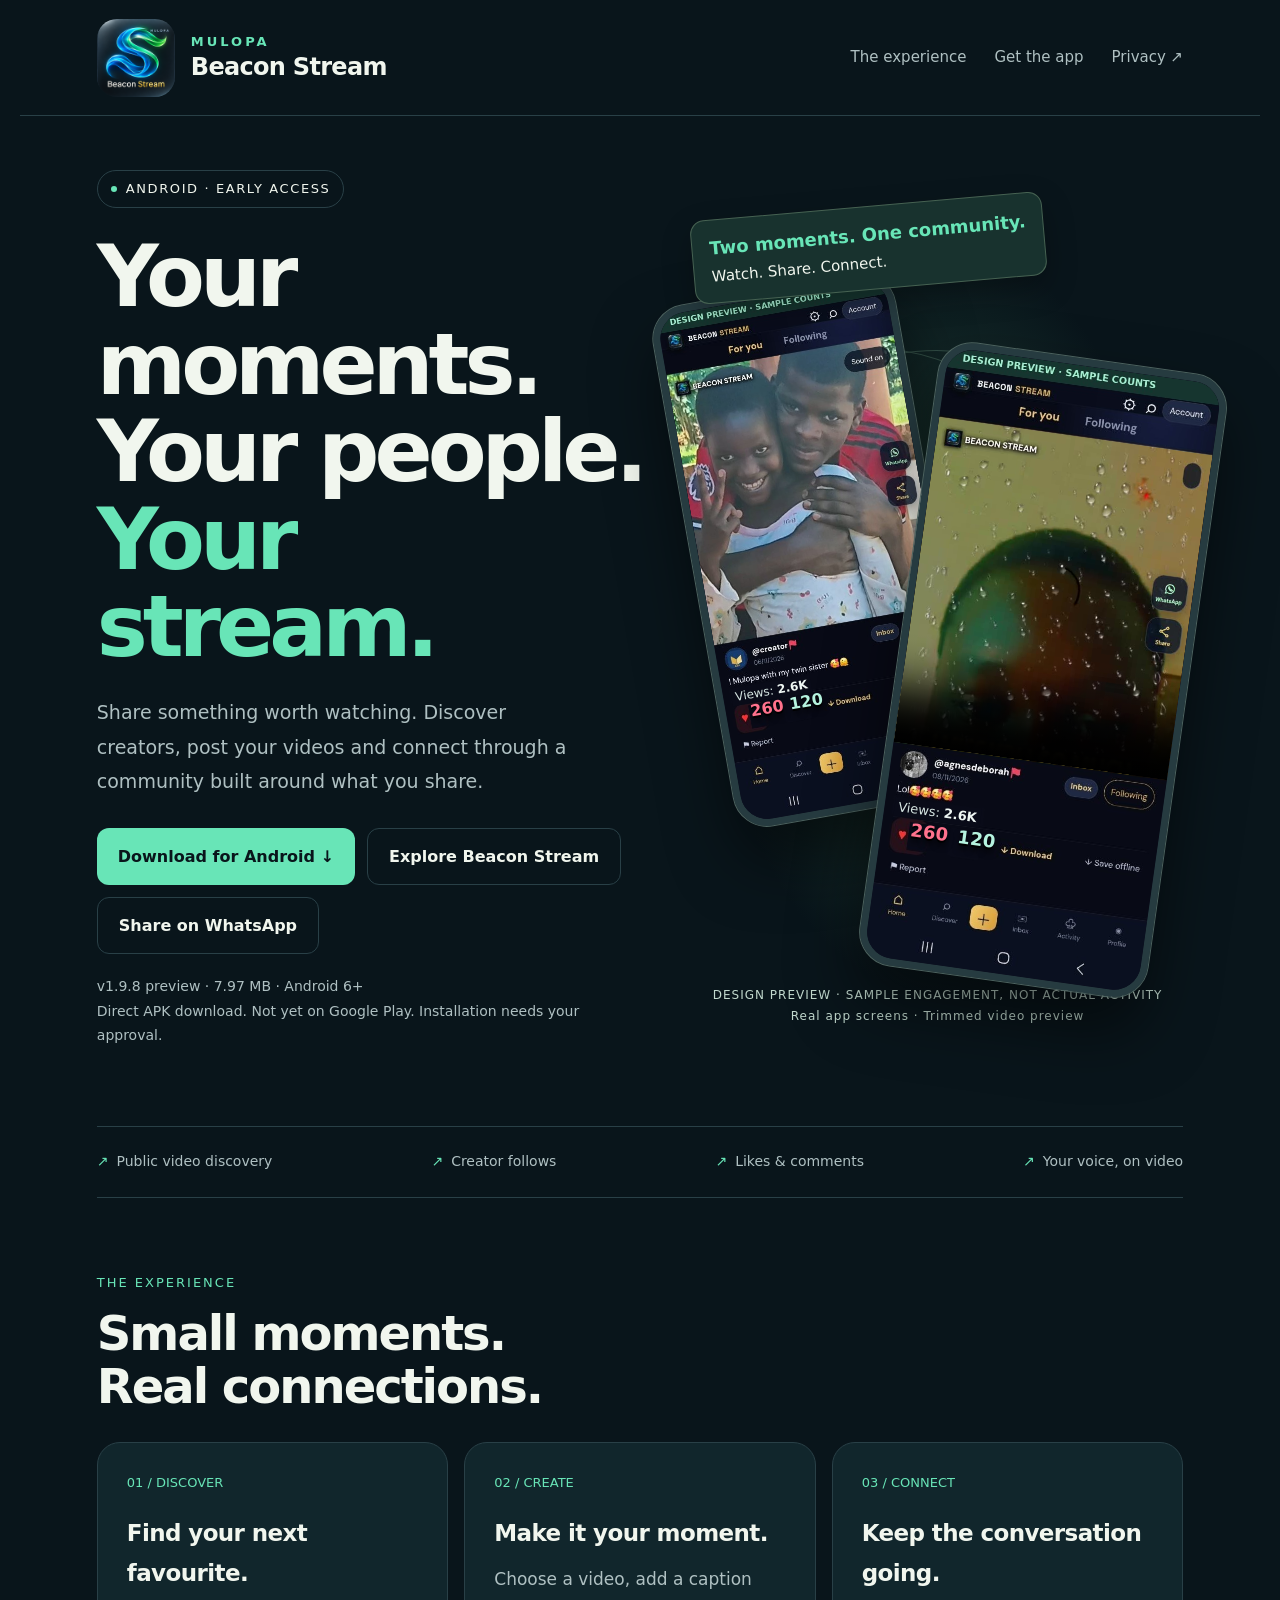
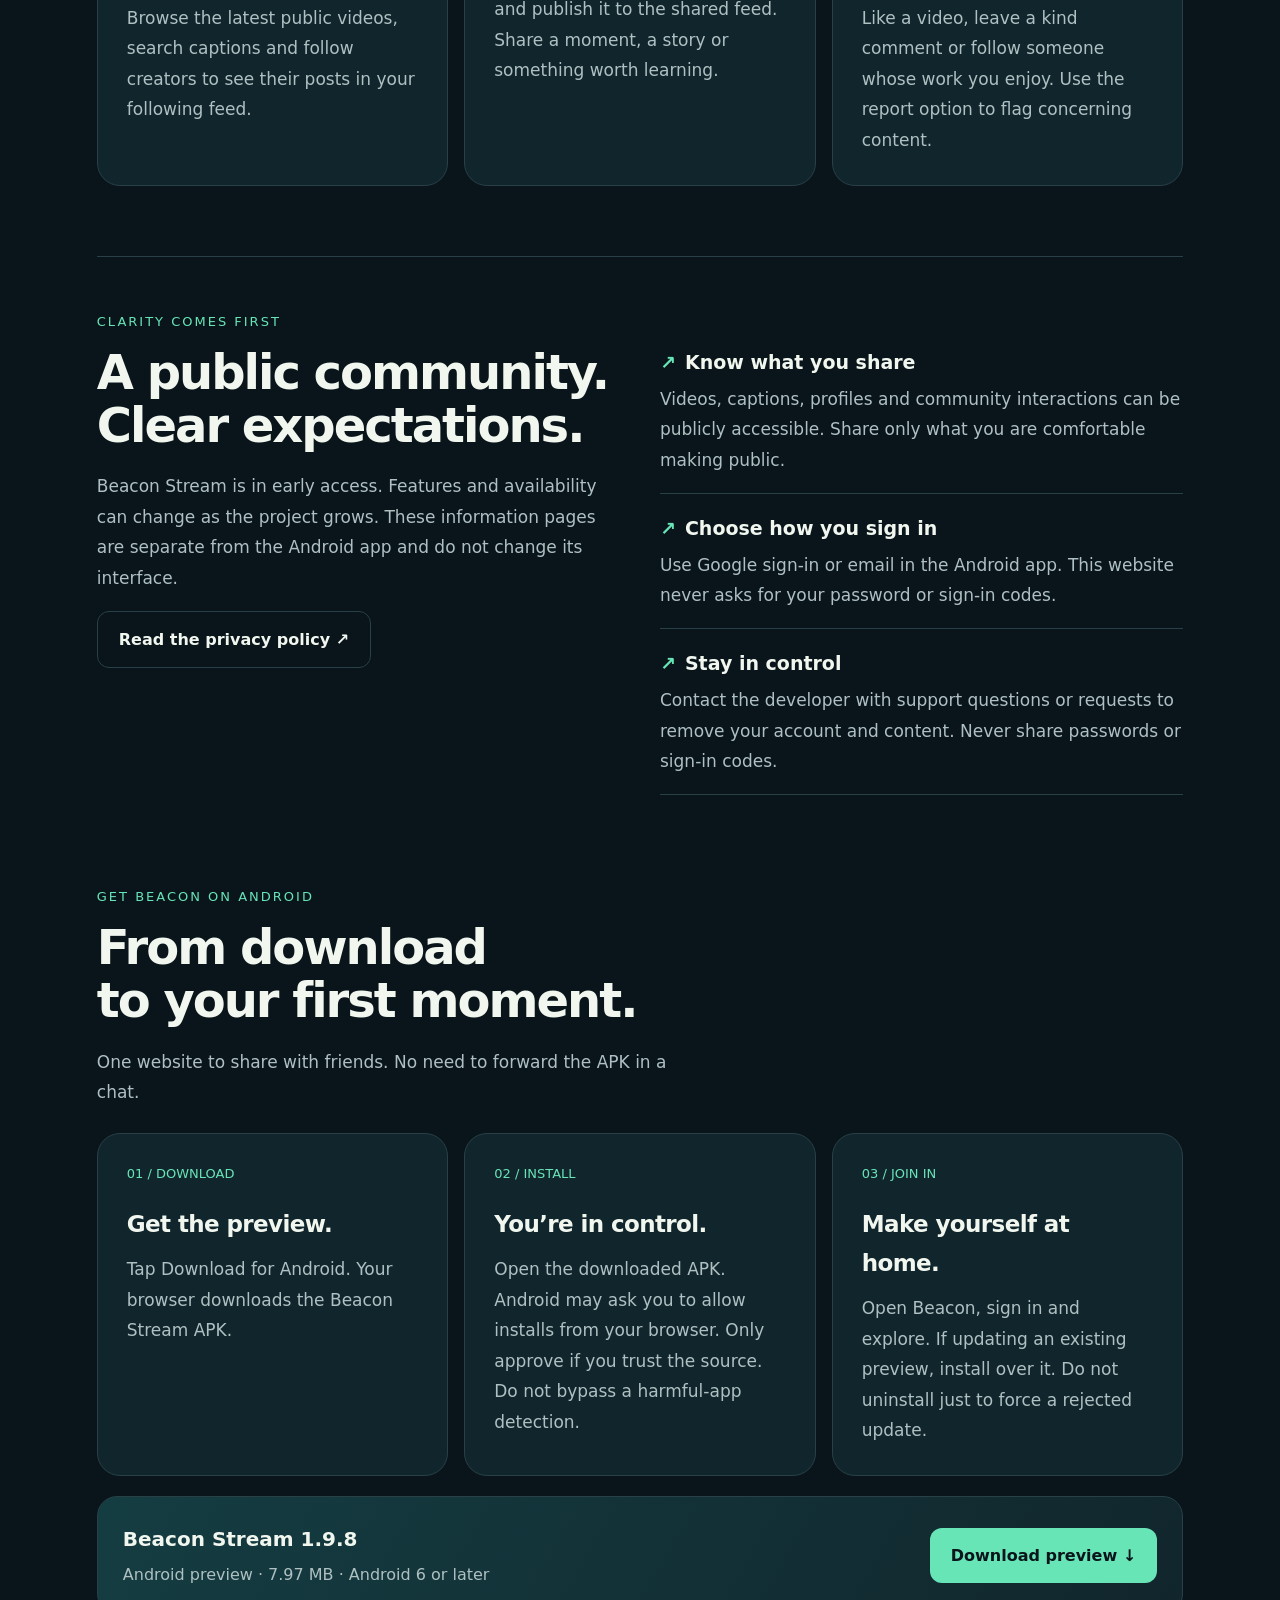
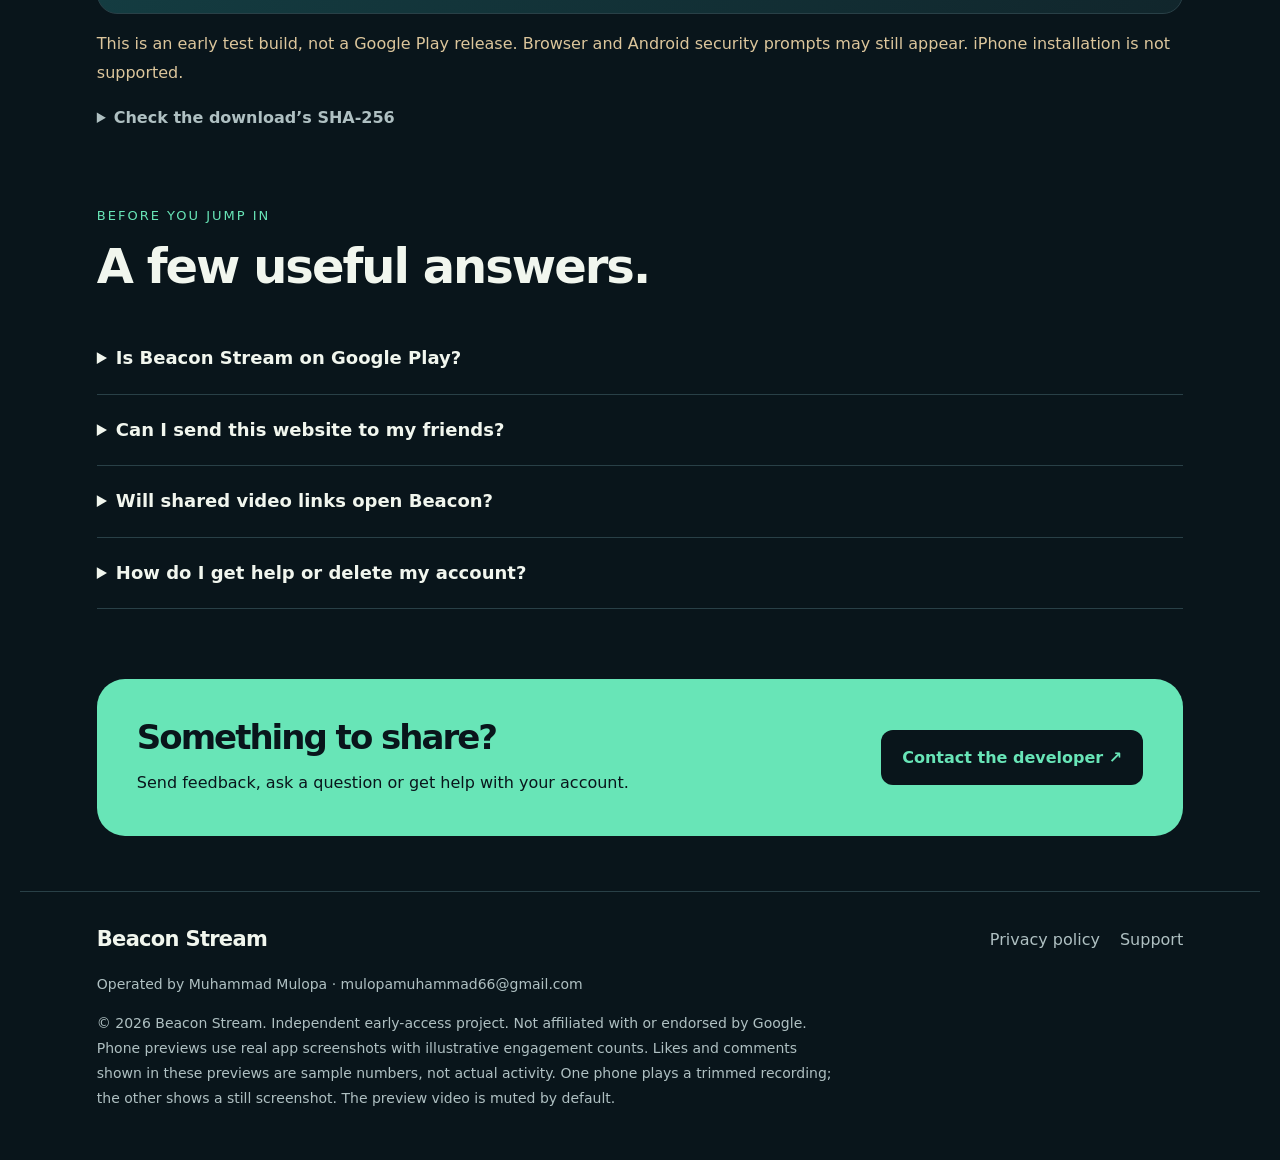
<file: index.html>
<!DOCTYPE html>

<html lang="en"><head><meta charset="utf-8"/><meta content="width=device-width,initial-scale=1" name="viewport"/><meta content="#09151b" name="theme-color"/><meta content="Beacon Stream is an early-access Android app for sharing videos, discovering creators and connecting through a public community feed." name="description"/><title>Beacon Stream | Share something worth watching.</title><link href="site.css?v=single-brand-2" rel="stylesheet"/><link href="https://mulopamuhammad66-sudo.github.io/" rel="canonical"/><meta content="Beacon Stream | Your moments. Your people. Your stream." property="og:title"/><meta content="Discover creators, share your moments and connect. Download the Beacon Stream Android preview." property="og:description"/><meta content="website" property="og:type"/><meta content="https://mulopamuhammad66-sudo.github.io/" property="og:url"/><meta content="https://mulopamuhammad66-sudo.github.io/beacon-share-mulopa-v2.jpg" property="og:image"/><meta content="1200" property="og:image:width"/><meta content="630" property="og:image:height"/><meta content="Beacon Stream two-phone design preview with sample engagement counts" property="og:image:alt"/><meta content="summary_large_image" name="twitter:card"/><meta content="https://mulopamuhammad66-sudo.github.io/beacon-share-mulopa-v2.jpg" name="twitter:image"/><link href="beacon-app-icon.png" rel="icon" type="image/png"/><meta content="https://mulopamuhammad66-sudo.github.io/beacon-share-mulopa-v2.jpg" property="og:image:secure_url"/><meta content="image/jpeg" property="og:image:type"/><meta content="Beacon Stream by Mulopa" property="og:site_name"/></head><body><header><div class="brand"><img alt="Beacon Stream app icon" class="brand-icon" height="192" src="beacon-app-icon.png" width="192"/><span class="header-brand-copy"><small>MULOPA</small><strong>Beacon Stream</strong></span></div><nav aria-label="Main navigation"><a class="about" href="#discover">The experience</a><a href="#install">Get the app</a><a href="privacy.html" rel="noopener" target="_blank">Privacy ↗</a></nav></header><main><p class="hidden" id="video-note">Someone shared a Beacon video with you. Download Beacon to join the community. Automatic video-link opening is not available in this preview yet.</p><section aria-labelledby="title" class="hero"><div><div class="pill"><span class="dot"></span>Android · Early access</div><h1 id="title">Your moments.<br/>Your people.<br/><em>Your stream.</em></h1><p class="lead">Share something worth watching. Discover creators, post your videos and connect through a community built around what you share.</p><div class="actions"><a class="button download-link" href="https://github.com/mulopamuhammad66-sudo/beacon-stream-downloads/releases/download/v1.9.8-preview/Beacon-Stream-v1.9.8-preview.apk">Download for Android ↓</a><a class="button outline" href="#discover">Explore Beacon Stream</a><a class="button outline" href="https://wa.me/?text=Discover%20Beacon%20Stream.%20Watch.%20Share.%20Connect.%0Ahttps%3A%2F%2Fmulopamuhammad66-sudo.github.io%2F" rel="noopener" target="_blank">Share on WhatsApp</a></div><p class="tiny">v1.9.8 preview · 7.97 MB · Android 6+<br/>Direct APK download. Not yet on Google Play. Installation needs your approval.</p></div><div class="visual real-visual duo-visual"><div class="orbit"></div><div class="orbit two"></div><div class="float one"><strong>Two moments. One community.</strong>Watch. Share. Connect.</div><div class="phone real-phone phone-back"><img alt="Beacon app design preview using a real feed screenshot, with illustrative 260 likes, 120 comments and 2.6K views" fetchpriority="high" height="1024" src="beacon-demo-two.jpg?v=separate-counts" width="460"/><span aria-label="Sample views: 2.6K" class="preview-views">Views: <b>2.6K</b></span><span aria-label="Sample likes: 260" class="preview-count preview-likes">260</span><span aria-label="Sample comments: 120" class="preview-count preview-comments">120</span></div><div class="phone real-phone phone-front"><img alt="Beacon app preview with illustrative engagement counts" height="1024" src="beacon-demo-one.jpg?v=separate-counts" width="460"/><video aria-label="Trimmed Beacon video preview" autoplay="" class="phone-playback" controls="" loop="" muted="" playsinline="" poster="beacon-video-poster.jpg" preload="metadata"><source src="beacon-preview.mp4" type="video/mp4"/></video><span aria-label="Sample views: 2.6K" class="preview-views">Views: <b>2.6K</b></span><span aria-label="Sample likes: 260" class="preview-count preview-likes">260</span><span aria-label="Sample comments: 120" class="preview-count preview-comments">120</span></div><div class="concept">DESIGN PREVIEW · SAMPLE ENGAGEMENT, NOT ACTUAL ACTIVITY<br/>Real app screens · Trimmed video preview</div></div></section><div class="strip"><span>Public video discovery</span><span>Creator follows</span><span>Likes &amp; comments</span><span>Your voice, on video</span></div><section class="section" id="discover"><div class="eyebrow">The experience</div><h2>Small moments.<br/>Real connections.</h2><div class="cards"><article class="card"><div class="num">01 / DISCOVER</div><h3>Find your next favourite.</h3><p>Browse the latest public videos, search captions and follow creators to see their posts in your following feed.</p></article><article class="card"><div class="num">02 / CREATE</div><h3>Make it your moment.</h3><p>Choose a video, add a caption and publish it to the shared feed. Share a moment, a story or something worth learning.</p></article><article class="card"><div class="num">03 / CONNECT</div><h3>Keep the conversation going.</h3><p>Like a video, leave a kind comment or follow someone whose work you enjoy. Use the report option to flag concerning content.</p></article></div></section><section class="trust"><div><div class="eyebrow">Clarity comes first</div><h2>A public community.<br/>Clear expectations.</h2><p>Beacon Stream is in early access. Features and availability can change as the project grows. These information pages are separate from the Android app and do not change its interface.</p><a class="button outline" href="privacy.html" rel="noopener" target="_blank">Read the privacy policy ↗</a></div><ul><li><b><span>↗</span>Know what you share</b>Videos, captions, profiles and community interactions can be publicly accessible. Share only what you are comfortable making public.</li><li><b><span>↗</span>Choose how you sign in</b>Use Google sign-in or email in the Android app. This website never asks for your password or sign-in codes.</li><li><b><span>↗</span>Stay in control</b>Contact the developer with support questions or requests to remove your account and content. Never share passwords or sign-in codes.</li></ul></section><section class="section" id="install"><div class="eyebrow">Get Beacon on Android</div><h2>From download<br/>to your first moment.</h2><p class="section-intro">One website to share with friends. No need to forward the APK in a chat.</p><div class="cards install-cards"><article class="card"><div class="num">01 / DOWNLOAD</div><h3>Get the preview.</h3><p>Tap Download for Android. Your browser downloads the Beacon Stream APK.</p></article><article class="card"><div class="num">02 / INSTALL</div><h3>You’re in control.</h3><p>Open the downloaded APK. Android may ask you to allow installs from your browser. Only approve if you trust the source. Do not bypass a harmful-app detection.</p></article><article class="card"><div class="num">03 / JOIN IN</div><h3>Make yourself at home.</h3><p>Open Beacon, sign in and explore. If updating an existing preview, install over it. Do not uninstall just to force a rejected update.</p></article></div><div class="release-panel"><div><strong>Beacon Stream 1.9.8</strong><p>Android preview · 7.97 MB · Android 6 or later</p></div><a class="button download-link" href="https://github.com/mulopamuhammad66-sudo/beacon-stream-downloads/releases/download/v1.9.8-preview/Beacon-Stream-v1.9.8-preview.apk">Download preview ↓</a></div><p class="notice">This is an early test build, not a Google Play release. Browser and Android security prompts may still appear. iPhone installation is not supported.</p><details class="checksum"><summary>Check the download’s SHA-256</summary><code>c47fbfde3da22f732fbb7b9909d60746d67b585e5fdcd3b71bc757748ad632d8</code></details></section><section class="section faq" id="questions"><div class="eyebrow">Before you jump in</div><h2>A few useful answers.</h2><details><summary>Is Beacon Stream on Google Play?</summary><p>Not yet. This website offers the Android preview APK directly. Android asks you to approve installation.</p></details><details><summary>Can I send this website to my friends?</summary><p>Yes. Share this website so friends can find the preview and read about Beacon before downloading. Security warnings cannot be guaranteed to disappear just because the download comes from a website.</p></details><details><summary>Will shared video links open Beacon?</summary><p>Not in this preview yet. App-link opening and routing to a particular video are still to be connected and tested. The homepage plays a short demonstration clip, not individual shared videos. Public video-file protection is not guaranteed.</p></details><details><summary>How do I get help or delete my account?</summary><p>Email <a href="mailto:mulopamuhammad66@gmail.com?subject=Beacon%20Stream%20support">mulopamuhammad66@gmail.com</a>. For account or content removal, see the <a href="privacy.html#choices">privacy and deletion instructions</a>. Never send passwords or sign-in codes.</p></details></section><section class="cta"><div><h2>Something to share?</h2><p>Send feedback, ask a question or get help with your account.</p></div><a class="button" href="mailto:mulopamuhammad66@gmail.com?subject=Beacon%20Stream%20support" rel="noopener" target="_blank">Contact the developer ↗</a></section></main><footer><div class="footrow"><div class="brand">Beacon Stream</div><div class="footlinks"><a href="privacy.html" rel="noopener" target="_blank">Privacy policy</a><a href="mailto:mulopamuhammad66@gmail.com" rel="noopener" target="_blank">Support</a></div></div><p class="contactline">Operated by Muhammad Mulopa · <a href="mailto:mulopamuhammad66@gmail.com" rel="noopener" target="_blank">mulopamuhammad66@gmail.com</a></p><p>© 2026 Beacon Stream. Independent early-access project. Not affiliated with or endorsed by Google. Phone previews use real app screenshots with illustrative engagement counts. Likes and comments shown in these previews are sample numbers, not actual activity. One phone plays a trimmed recording; the other shows a still screenshot. The preview video is muted by default.</p></footer><script>if(new URLSearchParams(location.search).has("video"))document.getElementById("video-note").classList.remove("hidden");</script></body></html>
</file>
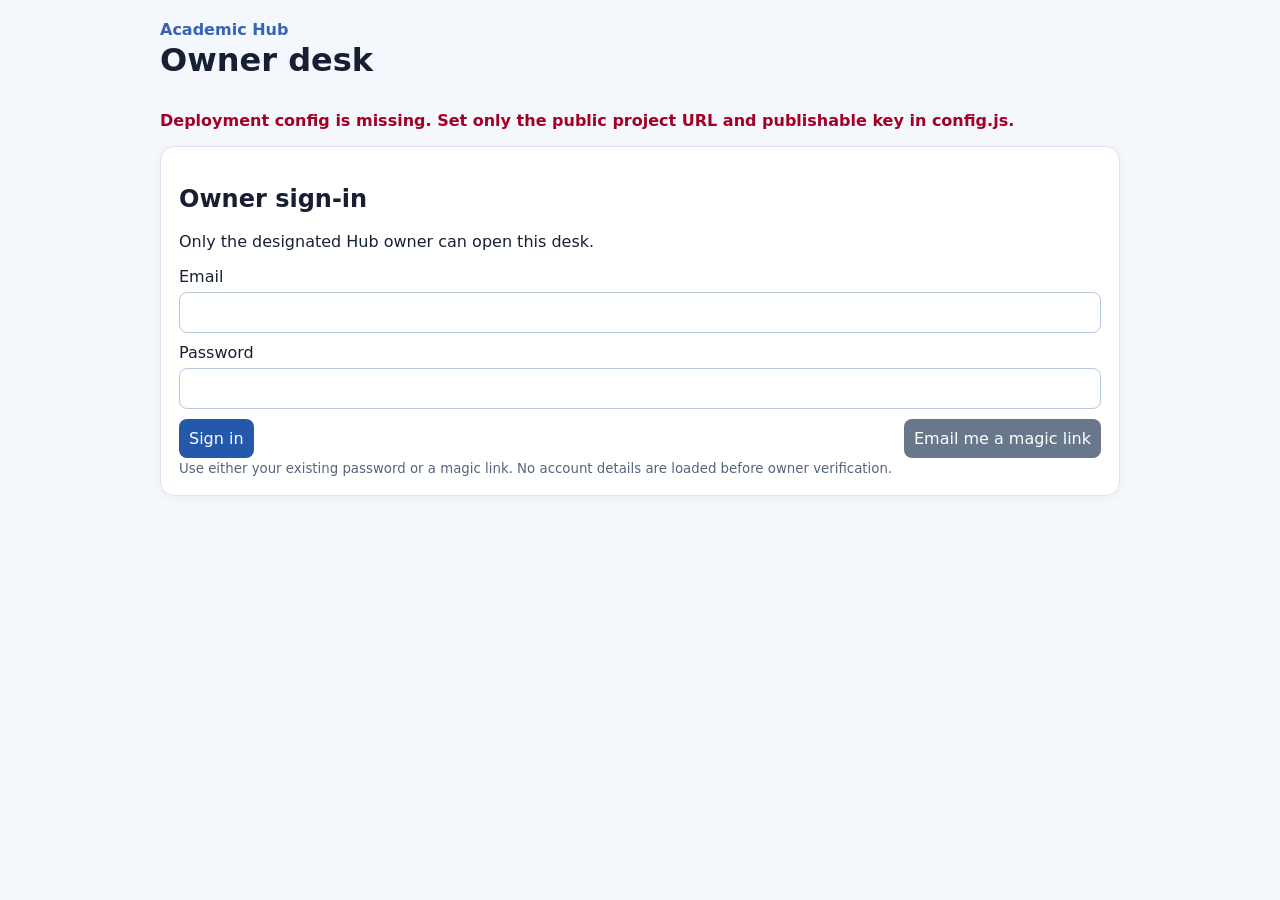
<file: academic-hub-owner/index.html>
<!doctype html><html lang="en"><head><meta charset="utf-8"><meta name="viewport" content="width=device-width,initial-scale=1"><title>Academic Hub Owner</title><link rel="stylesheet" href="styles.css"></head><body><main><header><div><p class="eyebrow">Academic Hub</p><h1>Owner desk</h1></div><button id="signout" hidden>Sign out</button></header><p id="notice" role="status" aria-live="polite"></p><section id="auth" class="card"><h2>Owner sign-in</h2><p>Only the designated Hub owner can open this desk.</p><label>Email<input id="email" type="email" autocomplete="email" required></label><label>Password<input id="password" type="password" autocomplete="current-password"></label><div class="row"><button id="password-login">Sign in</button><button id="magic-login" class="quiet">Email me a magic link</button></div><small>Use either your existing password or a magic link. No account details are loaded before owner verification.</small></section><section id="desk" hidden><nav><button data-panel="accounts">Accounts</button><button data-panel="videos">Video review</button><button data-panel="documents">PDF materials</button></nav><section id="accounts" class="panel"><h2>Student accounts</h2><p class="muted">Suspension blocks Hub database and storage access. It does not delete the Supabase Auth account or claim an Auth ban.</p><div id="students"></div></section><section id="videos" class="panel" hidden><h2>Video review</h2><div id="videos-list"></div></section><section id="documents" class="panel" hidden><h2>Upload PDF materials</h2><p class="muted">Every selected PDF receives its own record. This batch applies the same class, subject, material type, topic and details to every selected file. Files are saved unpublished for review.</p><form id="upload-form"><label>Class<select id="class-level" required><option value="">Choose</option><option>1</option><option>2</option><option>3</option><option>4</option><option>5</option><option>6</option></select></label><label>Subject<select id="subject" required></select></label><label>Material type<select id="material-type"><option value="notes">Notes</option><option value="past_paper">Past paper</option><option value="book">Book</option></select></label><label>Topic (optional)<select id="topic"></select></label><label>Title prefix (optional; filename stays in each title)<input id="title-prefix" maxlength="160" placeholder="e.g. Revision pack"></label><label>Details (optional)<textarea id="description" maxlength="1000"></textarea></label><label><input id="batch-confirm" type="checkbox" required> I confirm the selected PDFs all share this class, subject, material type, topic and details.</label><label>PDFs<input id="files" type="file" accept="application/pdf,.pdf" multiple required></label><button>Upload private PDFs</button></form><div id="upload-result"></div></section></section></main><script src="config.js"></script><script src="app.js"></script></body></html>
</file>
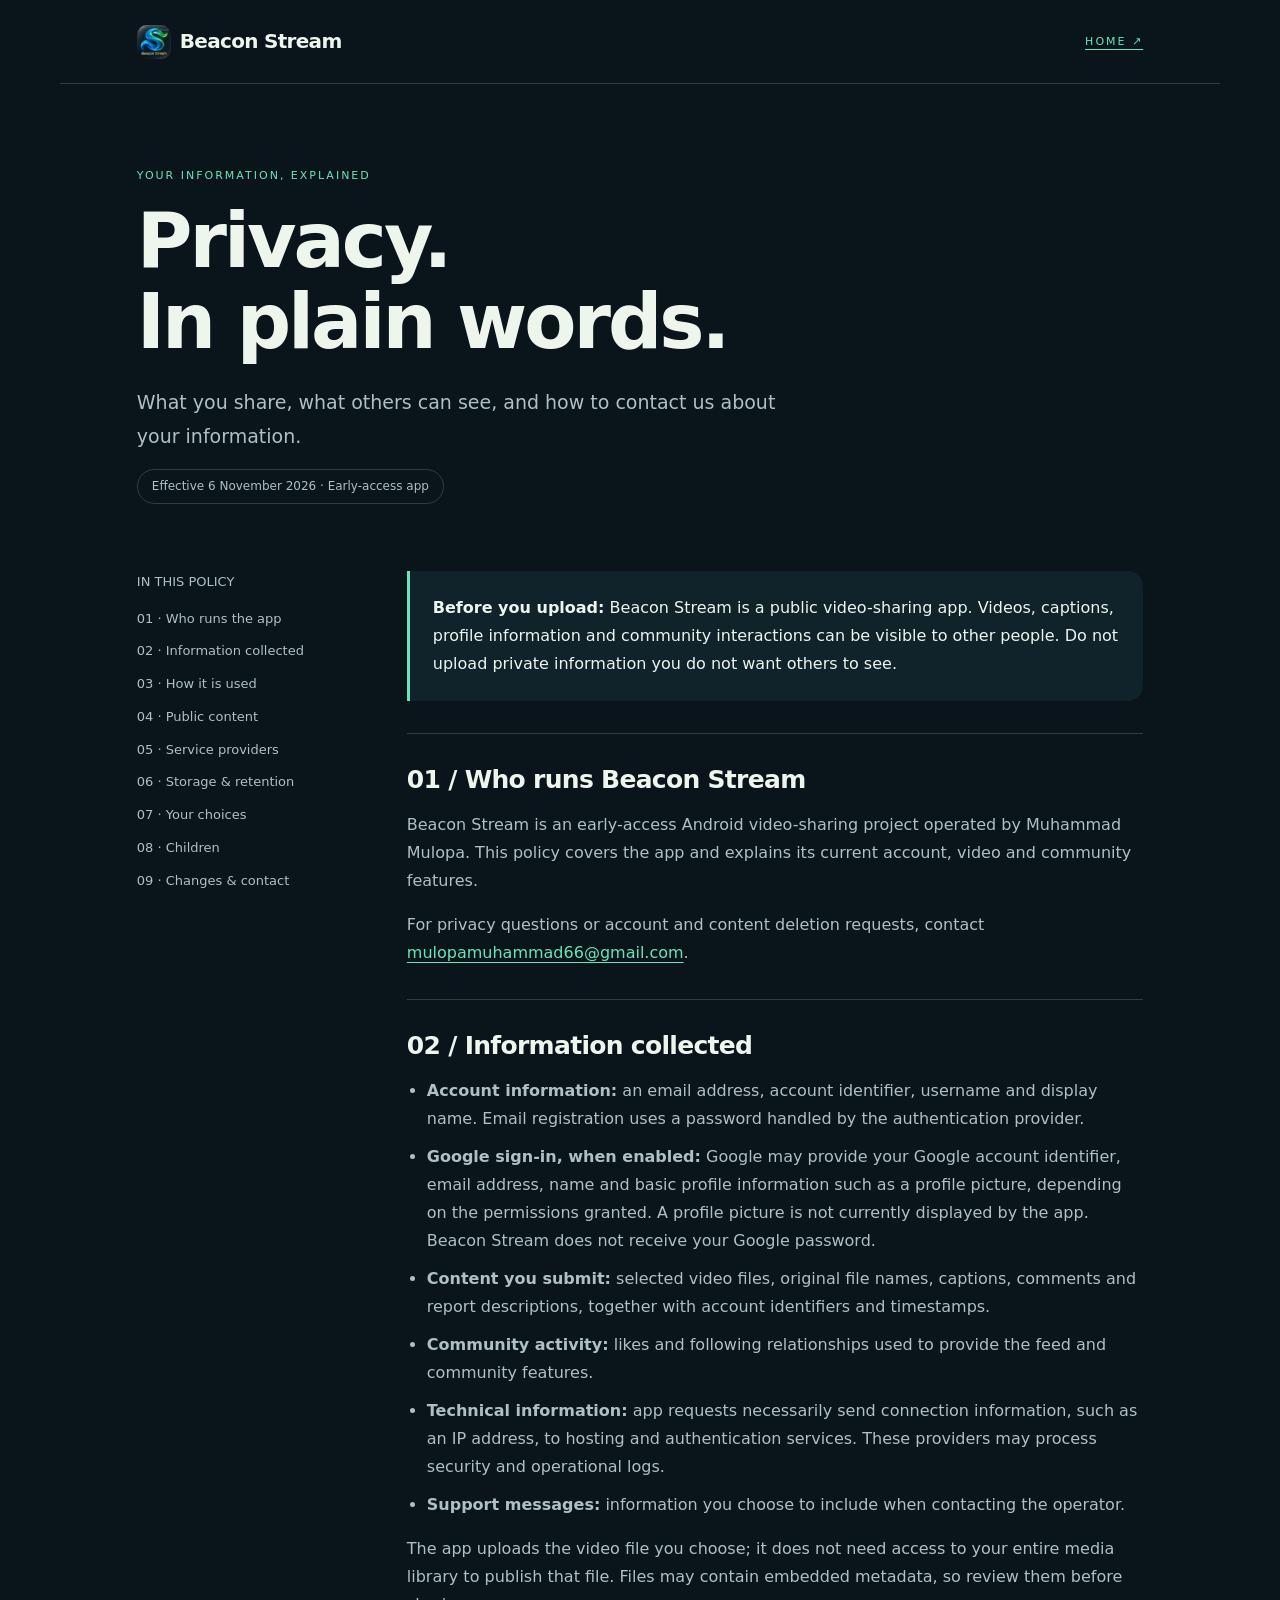
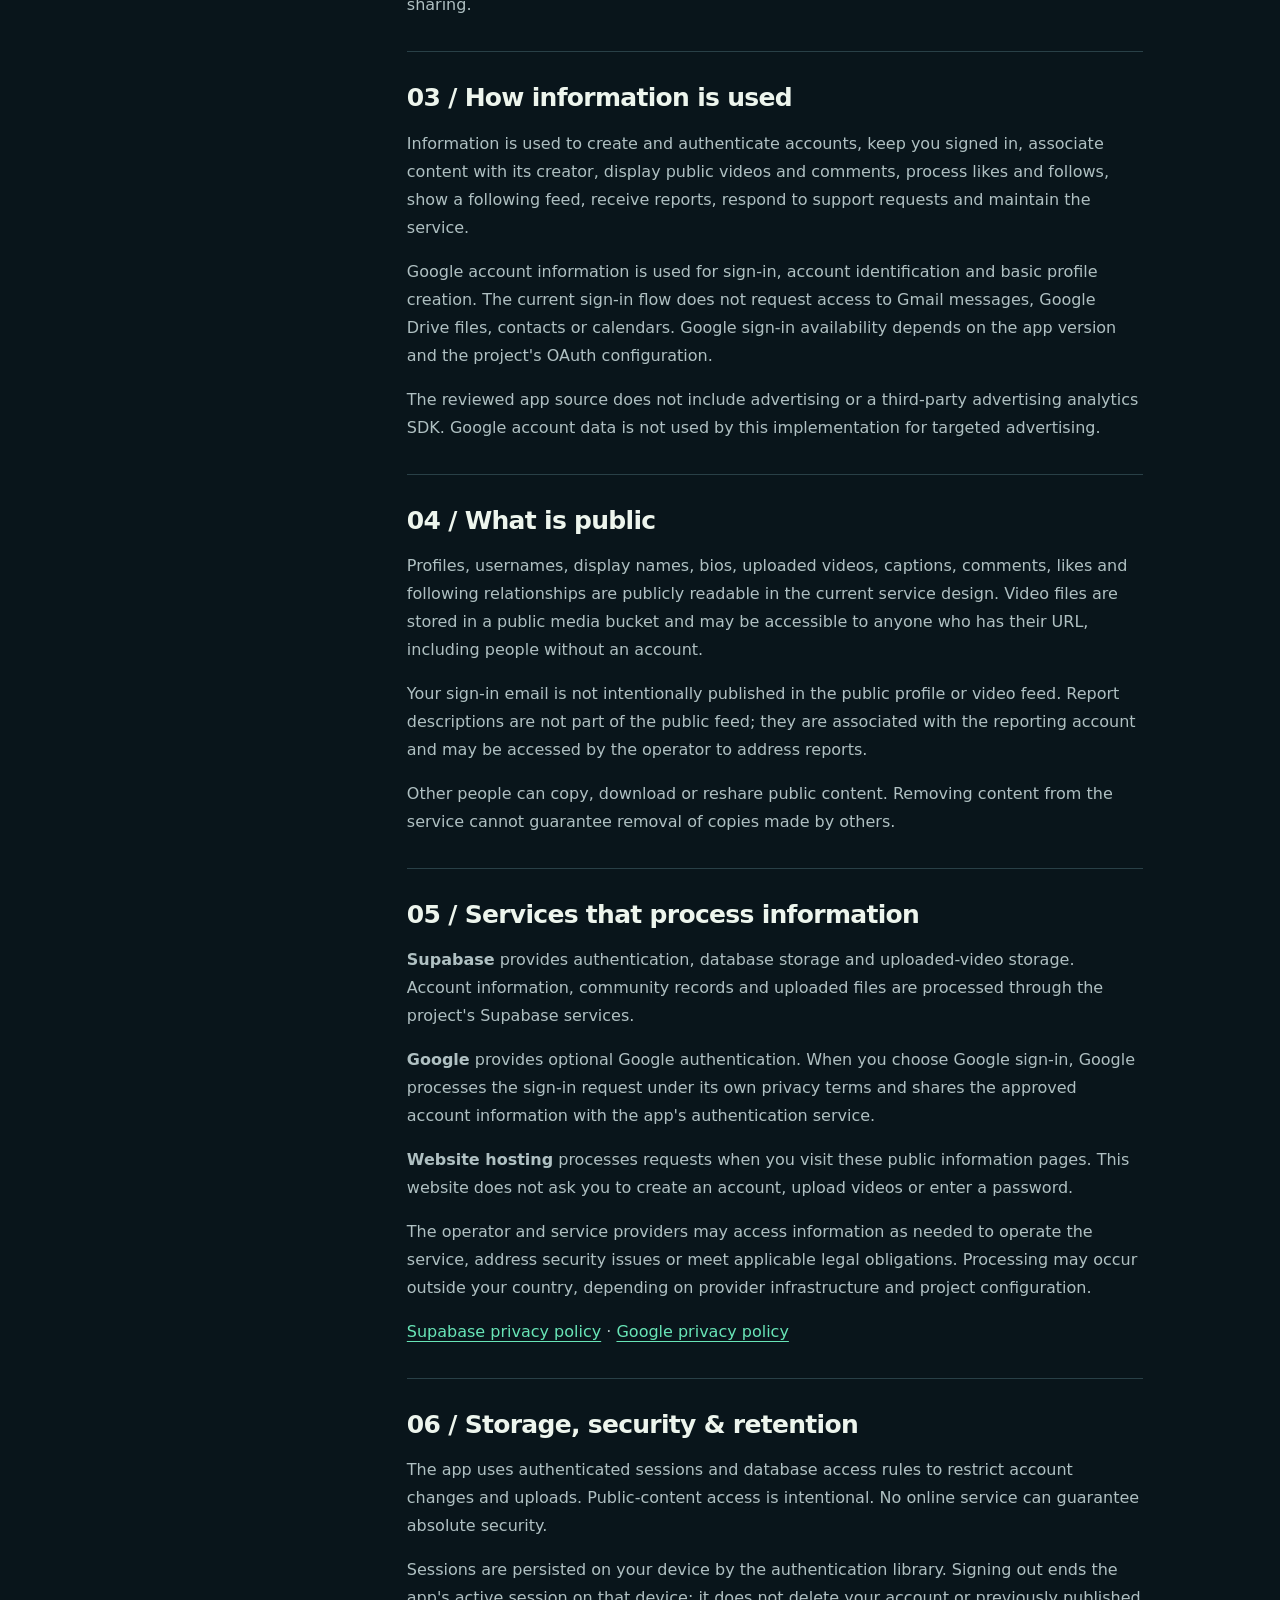
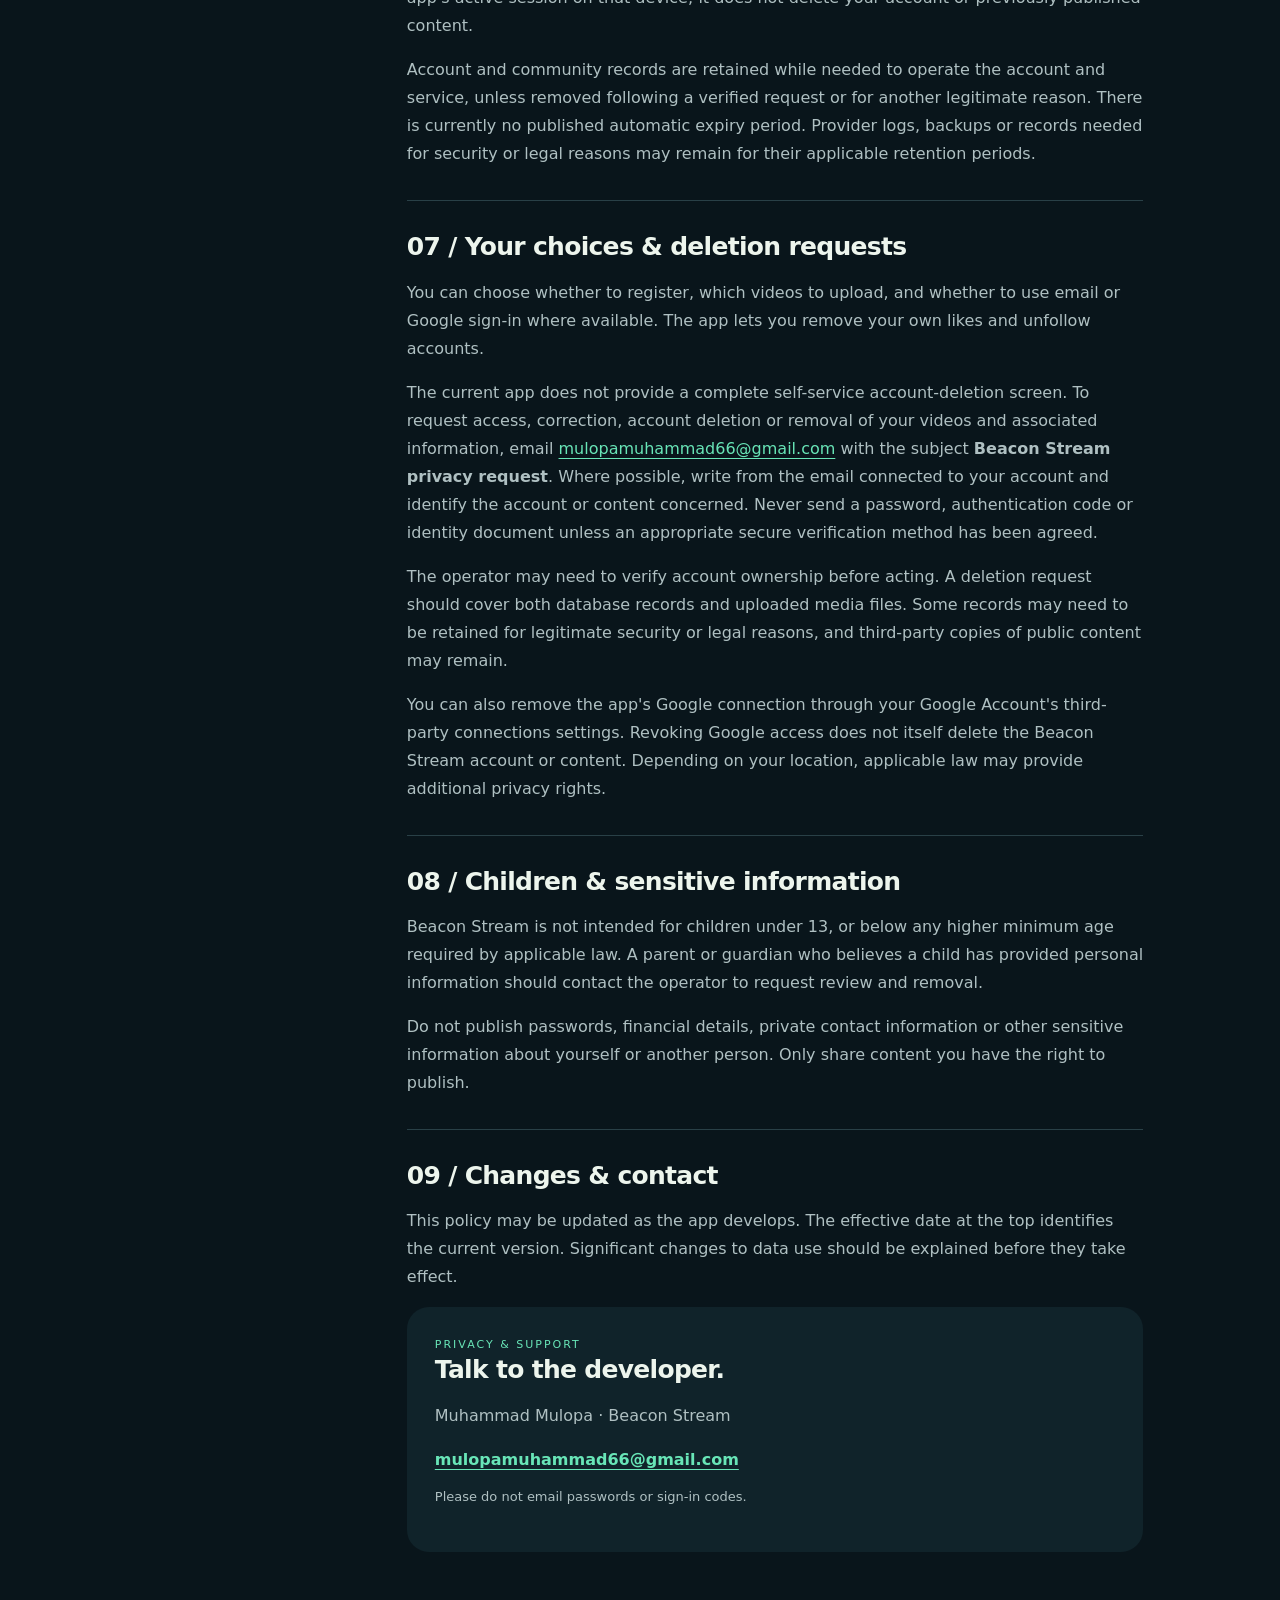
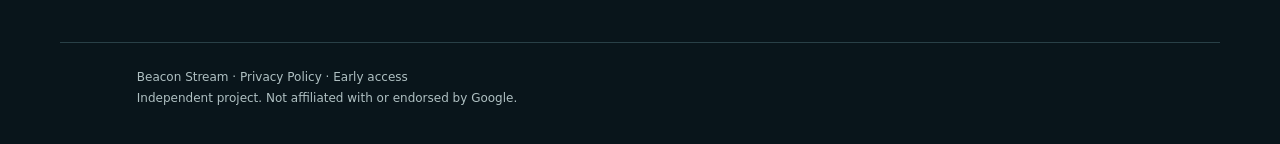
<file: privacy.html>
<!doctype html>
<html lang="en"><head><meta charset="utf-8"><meta name="viewport" content="width=device-width,initial-scale=1"><meta name="theme-color" content="#09151b"><meta name="description" content="How Beacon Stream handles account information, Google sign-in, public videos and privacy requests."><title>Privacy Policy | Beacon Stream</title><link rel="stylesheet" href="privacy.css"><link rel="canonical" href="https://mulopamuhammad66-sudo.github.io/privacy.html"></head><body><header><div class="brand"><img class="brand-icon" src="beacon-icon.webp" alt="">Beacon Stream</div><a class="tag" href="./" target="_blank" rel="noopener">Home ↗</a></header><main><div class="hero"><div class="tag">Your information, explained</div><h1>Privacy.<br>In plain words.</h1><p class="intro">What you share, what others can see, and how to contact us about your information.</p><span class="date">Effective 6 November 2026 · Early-access app</span></div><div class="layout"><aside aria-label="Policy contents"><span>IN THIS POLICY</span><a href="#operator">01 · Who runs the app</a><a href="#collect">02 · Information collected</a><a href="#use">03 · How it is used</a><a href="#public">04 · Public content</a><a href="#providers">05 · Service providers</a><a href="#retention">06 · Storage & retention</a><a href="#choices">07 · Your choices</a><a href="#children">08 · Children</a><a href="#updates">09 · Changes & contact</a></aside><article><div class="notice"><strong>Before you upload:</strong> Beacon Stream is a public video-sharing app. Videos, captions, profile information and community interactions can be visible to other people. Do not upload private information you do not want others to see.</div><section id="operator"><h2>01 / Who runs Beacon Stream</h2><p>Beacon Stream is an early-access Android video-sharing project operated by Muhammad Mulopa. This policy covers the app and explains its current account, video and community features.</p><p>For privacy questions or account and content deletion requests, contact <a href="mailto:mulopamuhammad66@gmail.com" target="_blank" rel="noopener">mulopamuhammad66@gmail.com</a>.</p></section><section id="collect"><h2>02 / Information collected</h2><ul><li><strong>Account information:</strong> an email address, account identifier, username and display name. Email registration uses a password handled by the authentication provider.</li><li><strong>Google sign-in, when enabled:</strong> Google may provide your Google account identifier, email address, name and basic profile information such as a profile picture, depending on the permissions granted. A profile picture is not currently displayed by the app. Beacon Stream does not receive your Google password.</li><li><strong>Content you submit:</strong> selected video files, original file names, captions, comments and report descriptions, together with account identifiers and timestamps.</li><li><strong>Community activity:</strong> likes and following relationships used to provide the feed and community features.</li><li><strong>Technical information:</strong> app requests necessarily send connection information, such as an IP address, to hosting and authentication services. These providers may process security and operational logs.</li><li><strong>Support messages:</strong> information you choose to include when contacting the operator.</li></ul><p>The app uploads the video file you choose; it does not need access to your entire media library to publish that file. Files may contain embedded metadata, so review them before sharing.</p></section><section id="use"><h2>03 / How information is used</h2><p>Information is used to create and authenticate accounts, keep you signed in, associate content with its creator, display public videos and comments, process likes and follows, show a following feed, receive reports, respond to support requests and maintain the service.</p><p>Google account information is used for sign-in, account identification and basic profile creation. The current sign-in flow does not request access to Gmail messages, Google Drive files, contacts or calendars. Google sign-in availability depends on the app version and the project's OAuth configuration.</p><p>The reviewed app source does not include advertising or a third-party advertising analytics SDK. Google account data is not used by this implementation for targeted advertising.</p></section><section id="public"><h2>04 / What is public</h2><p>Profiles, usernames, display names, bios, uploaded videos, captions, comments, likes and following relationships are publicly readable in the current service design. Video files are stored in a public media bucket and may be accessible to anyone who has their URL, including people without an account.</p><p>Your sign-in email is not intentionally published in the public profile or video feed. Report descriptions are not part of the public feed; they are associated with the reporting account and may be accessed by the operator to address reports.</p><p>Other people can copy, download or reshare public content. Removing content from the service cannot guarantee removal of copies made by others.</p></section><section id="providers"><h2>05 / Services that process information</h2><p><strong>Supabase</strong> provides authentication, database storage and uploaded-video storage. Account information, community records and uploaded files are processed through the project's Supabase services.</p><p><strong>Google</strong> provides optional Google authentication. When you choose Google sign-in, Google processes the sign-in request under its own privacy terms and shares the approved account information with the app's authentication service.</p><p><strong>Website hosting</strong> processes requests when you visit these public information pages. This website does not ask you to create an account, upload videos or enter a password.</p><p>The operator and service providers may access information as needed to operate the service, address security issues or meet applicable legal obligations. Processing may occur outside your country, depending on provider infrastructure and project configuration.</p><p><a href="https://supabase.com/privacy" target="_blank" rel="noopener">Supabase privacy policy</a> · <a href="https://policies.google.com/privacy" target="_blank" rel="noopener">Google privacy policy</a></p></section><section id="retention"><h2>06 / Storage, security & retention</h2><p>The app uses authenticated sessions and database access rules to restrict account changes and uploads. Public-content access is intentional. No online service can guarantee absolute security.</p><p>Sessions are persisted on your device by the authentication library. Signing out ends the app's active session on that device; it does not delete your account or previously published content.</p><p>Account and community records are retained while needed to operate the account and service, unless removed following a verified request or for another legitimate reason. There is currently no published automatic expiry period. Provider logs, backups or records needed for security or legal reasons may remain for their applicable retention periods.</p></section><section id="choices"><h2>07 / Your choices & deletion requests</h2><p>You can choose whether to register, which videos to upload, and whether to use email or Google sign-in where available. The app lets you remove your own likes and unfollow accounts.</p><p>The current app does not provide a complete self-service account-deletion screen. To request access, correction, account deletion or removal of your videos and associated information, email <a href="mailto:mulopamuhammad66@gmail.com?subject=Beacon%20Stream%20privacy%20request" target="_blank" rel="noopener">mulopamuhammad66@gmail.com</a> with the subject <strong>Beacon Stream privacy request</strong>. Where possible, write from the email connected to your account and identify the account or content concerned. Never send a password, authentication code or identity document unless an appropriate secure verification method has been agreed.</p><p>The operator may need to verify account ownership before acting. A deletion request should cover both database records and uploaded media files. Some records may need to be retained for legitimate security or legal reasons, and third-party copies of public content may remain.</p><p>You can also remove the app's Google connection through your Google Account's third-party connections settings. Revoking Google access does not itself delete the Beacon Stream account or content. Depending on your location, applicable law may provide additional privacy rights.</p></section><section id="children"><h2>08 / Children & sensitive information</h2><p>Beacon Stream is not intended for children under 13, or below any higher minimum age required by applicable law. A parent or guardian who believes a child has provided personal information should contact the operator to request review and removal.</p><p>Do not publish passwords, financial details, private contact information or other sensitive information about yourself or another person. Only share content you have the right to publish.</p></section><section id="updates"><h2>09 / Changes & contact</h2><p>This policy may be updated as the app develops. The effective date at the top identifies the current version. Significant changes to data use should be explained before they take effect.</p><div class="contact"><div class="tag">Privacy & support</div><h2>Talk to the developer.</h2><p>Muhammad Mulopa · Beacon Stream</p><a href="mailto:mulopamuhammad66@gmail.com" target="_blank" rel="noopener">mulopamuhammad66@gmail.com</a><p style="margin-top:12px;font-size:13px">Please do not email passwords or sign-in codes.</p></div></section></article></div></main><footer>Beacon Stream · Privacy Policy · Early access<br>Independent project. Not affiliated with or endorsed by Google.</footer><script>fetch("beacon-icon.webp").then(r=>r.text()).then(b=>{document.querySelectorAll(".brand-icon").forEach(i=>i.src="data:image/webp;base64,"+b.trim());let l=document.createElement("link");l.rel="icon";l.href="data:image/webp;base64,"+b.trim();document.head.append(l)});</script></body></html>
</file>
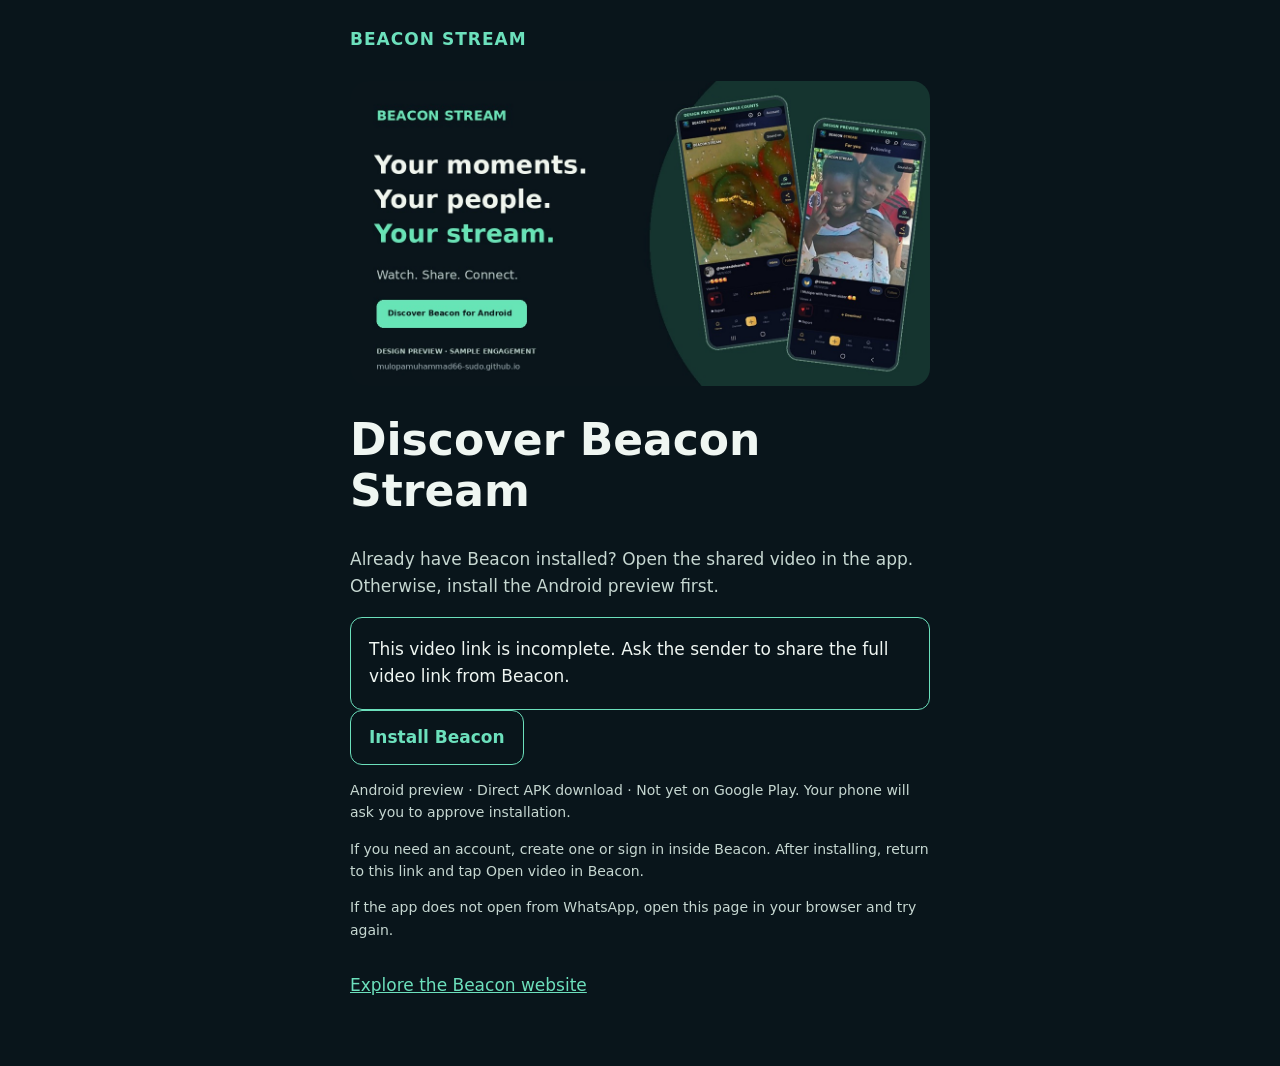
<file: watch.html>
<!doctype html>
<html lang="en"><head><meta charset="utf-8"><meta name="viewport" content="width=device-width,initial-scale=1"><meta name="theme-color" content="#09151b"><title>Watch in Beacon Stream</title><meta name="description" content="Open this shared video in Beacon Stream, or install the Android preview."><meta property="og:title" content="Watch this video on Beacon Stream"><meta property="og:description" content="Open Beacon Stream to watch. New here? Get the Android app."><meta property="og:type" content="website"><meta property="og:image" content="https://mulopamuhammad66-sudo.github.io/beacon-share-duo.jpg"><meta property="og:image:width" content="1200"><meta property="og:image:height" content="630"><meta property="og:image:alt" content="Beacon Stream two-phone preview with illustrative sample engagement"><meta name="twitter:card" content="summary_large_image"><meta name="twitter:image" content="https://mulopamuhammad66-sudo.github.io/beacon-share-duo.jpg"><style>*{box-sizing:border-box}body{margin:0;background:#09151b;color:#eff6f2;font:17px/1.6 system-ui,sans-serif}main{max-width:620px;margin:auto;padding:26px 20px 50px}a{color:#6ce0bc}.brand{font-weight:850;text-decoration:none;letter-spacing:.06em}img{display:block;width:100%;height:auto;border-radius:18px;margin:28px 0}h1{line-height:1.15;font-size:clamp(30px,7vw,44px)}p{color:#c6d7d1}.actions{display:flex;flex-wrap:wrap;gap:12px}.button{display:inline-block;padding:13px 18px;border-radius:12px;background:#6ce0bc;color:#09151b;text-decoration:none;font-weight:800;border:1px solid #6ce0bc}.secondary{background:transparent;color:#6ce0bc}.note{font-size:14px}#invalid{padding:18px;border:1px solid #6ce0bc;border-radius:12px}[hidden]{display:none!important}</style></head><body><main><a class="brand" href="https://mulopamuhammad66-sudo.github.io/">BEACON STREAM</a><img src="https://mulopamuhammad66-sudo.github.io/beacon-share-duo.jpg" width="1200" height="630" alt="Beacon Stream two-phone preview. Engagement counts are illustrative."><h1>A video is waiting in Beacon</h1><p id="intro">Already have Beacon installed? Open the shared video in the app. Otherwise, install the Android preview first.</p><div id="invalid" hidden>This video link is incomplete. Ask the sender to share the full video link from Beacon.</div><div class="actions"><a id="open" class="button" hidden>Open video in Beacon</a><a class="button secondary" href="https://mulopamuhammad66-sudo.github.io/#install">Install Beacon</a></div><p class="note">Android preview · Direct APK download · Not yet on Google Play. Your phone will ask you to approve installation.</p><p class="note">If you need an account, create one or sign in inside Beacon. After installing, return to this link and tap Open video in Beacon.</p><p class="note" id="help">If the app does not open from WhatsApp, open this page in your browser and try again.</p><div class="actions"><a id="share" class="button secondary" hidden>Share video link on WhatsApp</a></div><p><a href="https://mulopamuhammad66-sudo.github.io/">Explore the Beacon website</a></p></main><script>(()=>{'use strict';const id=new URL(location.href).searchParams.get('v')||new URL(location.href).searchParams.get('id')||'';const valid=/^[0-9a-f]{8}-[0-9a-f]{4}-[1-5][0-9a-f]{3}-[89ab][0-9a-f]{3}-[0-9a-f]{12}$/i.test(id);if(!valid){document.getElementById('invalid').hidden=false;document.querySelector('h1').textContent='Discover Beacon Stream';return}const fallback='https://mulopamuhammad66-sudo.github.io/?from=shared-video&video='+encodeURIComponent(id)+'#install';const deep='ug.beacon.stream://watch/video?id='+encodeURIComponent(id);const open=document.getElementById('open');open.href=/Android/i.test(navigator.userAgent)?'intent://watch/video?id='+encodeURIComponent(id)+'#Intent;scheme=ug.beacon.stream;package=ug.beacon.stream;S.browser_fallback_url='+encodeURIComponent(fallback)+';end':deep;open.hidden=false;const share=document.getElementById('share');share.href='https://wa.me/?text='+encodeURIComponent('Watch on Beacon Stream\nhttps://mulopamuhammad66-sudo.github.io/beacon-stream-website/watch.html?v='+id);share.hidden=false;})();</script></body></html>
</file>
<file: site.css>
:root{--bg:#09151b;--panel:#11262c;--text:#f1f6ee;--muted:#afc0c2;--lime:#68e5b7;--line:#294047}*{box-sizing:border-box}html{scroll-behavior:smooth}body{margin:0;background:var(--bg);color:var(--text);font-family:Inter,ui-sans-serif,system-ui,-apple-system,BlinkMacSystemFont,"Segoe UI",sans-serif;line-height:1.6}a{color:inherit;text-decoration:none}a:focus-visible{outline:3px solid var(--lime);outline-offset:5px}header,main,footer{max-width:1240px;margin:auto;padding-left:6%;padding-right:6%}header{height:94px;display:flex;align-items:center;justify-content:space-between;border-bottom:1px solid var(--line)}.brand{display:flex;align-items:center;font-weight:850;font-size:21px;letter-spacing:-.7px}.mark{display:inline-grid;place-items:center;width:37px;height:37px;background:var(--lime);color:var(--bg);border-radius:12px;margin-right:10px;font-size:18px}nav{display:flex;align-items:center;gap:28px;font-size:13px;color:var(--muted)}.pill{display:inline-flex;align-items:center;gap:9px;padding:7px 13px;border:1px solid var(--line);border-radius:30px;font-size:11px;text-transform:uppercase;letter-spacing:1.6px}.dot{width:6px;height:6px;background:var(--lime);border-radius:100%}.hero{display:grid;grid-template-columns:1.12fr 1fr;gap:45px;align-items:center;padding:76px 0 64px}h1{font-size:clamp(53px,6.7vw,88px);line-height:1.02;letter-spacing:-5px;font-weight:850;margin:25px 0}h1 em{color:var(--lime);font-style:normal}.lead{max-width:470px;font-size:18px;color:var(--muted);line-height:1.8}.actions{display:flex;gap:12px;flex-wrap:wrap;margin:30px 0 20px}.button{display:inline-flex;align-items:center;justify-content:center;padding:14px 21px;border-radius:12px;background:var(--lime);color:var(--bg);font-weight:750;font-size:13px;transition:transform .2s}.button:hover{transform:translateY(-3px)}.button.outline{color:var(--text);background:transparent;border:1px solid var(--line)}.tiny{font-size:11px;color:var(--muted)}.visual{position:relative;min-height:550px;display:grid;place-items:center;background:radial-gradient(ellipse at center,#24493c 0,transparent 65%)}.orbit{position:absolute;width:410px;height:410px;border:1px solid #345148;border-radius:50%;transform:rotate(-28deg) scaleY(.78)}.orbit.two{transform:rotate(35deg) scaleY(.78);width:440px;height:440px}.phone{position:relative;z-index:2;width:250px;border-radius:39px;border:7px solid #25363a;outline:1px solid #4c625f;background:#0b171c;box-shadow:0 35px 65px #0008;transform:rotate(7deg);padding:16px 10px 10px;overflow:hidden}.speaker{width:65px;height:14px;border-radius:20px;background:#03090c;margin:0 auto 15px}.phonehead{display:flex;align-items:center;justify-content:space-between;padding:0 7px;font-size:10px;font-weight:750}.phonehead span{color:var(--lime)}.tabs{display:flex;gap:15px;font-size:8px;margin:16px 7px 10px;color:#a9bfba}.tabs b{color:var(--lime);border-bottom:2px solid var(--lime);padding-bottom:5px}.scene{height:250px;border-radius:20px;position:relative;overflow:hidden;background:linear-gradient(160deg,#e5e4b1 0%,#c9d896 25%,#88b7a2 48%,#386d68 65%,#183d43 100%)}.sun{position:absolute;top:28px;right:32px;width:58px;height:58px;background:#f2f2cc;border-radius:50%;box-shadow:0 0 55px #f1f3cbaa}.hill{position:absolute;bottom:-83px;left:-50px;width:280px;height:230px;background:#326565;border-radius:50%;transform:rotate(-30deg)}.hill.two{left:70px;bottom:-100px;background:#1b484c;transform:rotate(25deg)}.play{position:absolute;left:91px;top:104px;width:40px;height:40px;border:1px solid #ffffff66;border-radius:50%;background:#ffffff22;display:grid;place-items:center;color:white;font-size:15px;backdrop-filter:blur(7px)}.scenelabel{position:absolute;left:13px;bottom:13px;font-size:9px;color:#fff}.scenelabel small{display:block;opacity:.8}.phonefooter{padding:13px 6px 10px;font-size:9px;color:#d7e5db}.phonefooter p{font-size:8px;color:#a3bab1;margin:6px 0 0}.navmock{font-size:8px;color:#a3bab1;display:flex;justify-content:space-around;padding:12px 0 5px;border-top:1px solid var(--line)}.float{position:absolute;z-index:3;background:#18322e;border:1px solid #466252;box-shadow:0 12px 30px #0004;border-radius:14px;padding:13px 17px;font-size:11px}.float strong{display:block;font-size:13px;color:var(--lime)}.float.one{left:0;top:90px;transform:rotate(-5deg)}.float.two{right:-5px;bottom:82px;transform:rotate(-5deg)}.concept{position:absolute;bottom:0;color:#92aaa3;font-size:10px;letter-spacing:1px}.strip{display:flex;justify-content:space-between;gap:18px;flex-wrap:wrap;padding:23px 0;border-top:1px solid var(--line);border-bottom:1px solid var(--line);color:var(--muted);font-size:12px}.strip span:before{content:'↗';color:var(--lime);margin-right:8px}.section{padding:74px 0 0}.eyebrow{font-size:11px;letter-spacing:2px;text-transform:uppercase;color:var(--lime)}h2{font-size:clamp(32px,4vw,48px);letter-spacing:-2px;line-height:1.1;margin:13px 0 30px}.cards{display:grid;grid-template-columns:repeat(3,1fr);gap:16px}.card{padding:29px;background:var(--panel);border:1px solid var(--line);border-radius:23px}.num{color:var(--lime);font-size:12px}.card h3{font-size:21px;letter-spacing:-.6px;margin:20px 0 10px}.card p{color:var(--muted);font-size:14px;line-height:1.85;margin:0}.trust{display:grid;grid-template-columns:1fr 1fr;gap:40px;border-top:1px solid var(--line);margin-top:70px;padding-top:54px}.trust h2{margin-bottom:20px}.trust p{font-size:15px;color:var(--muted)}.trust ul{list-style:none;padding:0}.trust li{padding:17px 0;border-bottom:1px solid var(--line);font-size:14px;color:var(--muted)}.trust li b{display:block;color:var(--text);font-size:16px;margin-bottom:5px}.trust li span{color:var(--lime);margin-right:9px}.cta{margin:70px 0 55px;background:var(--lime);color:var(--bg);border-radius:28px;padding:40px;display:flex;align-items:center;justify-content:space-between;gap:25px}.cta h2{margin:0 0 12px;font-size:34px}.cta p{margin:0;font-size:14px}.cta .button{background:var(--bg);color:var(--lime);white-space:nowrap}footer{border-top:1px solid var(--line);padding-top:30px;padding-bottom:35px}.footrow{display:flex;justify-content:space-between;gap:25px;align-items:center}.footlinks{display:flex;gap:20px;font-size:12px;color:var(--muted)}footer p{font-size:11px;color:var(--muted);max-width:740px}.contactline{overflow-wrap:anywhere}@media(max-width:800px){header{height:78px}nav{gap:15px}nav .about{display:none}.hero{grid-template-columns:1fr;padding-top:40px;gap:5px}h1{font-size:64px;letter-spacing:-3.5px}.visual{min-height:530px;max-width:450px;width:100%;margin:auto}.cards{grid-template-columns:1fr}.trust{grid-template-columns:1fr;gap:12px}.section{padding-top:50px}.cta{display:block;padding:28px}.cta .button{margin-top:20px}.footrow{align-items:start;flex-direction:column}.strip{font-size:11px;gap:15px}.orbit,.orbit.two{width:320px;height:380px}.float.one{left:0;top:90px}.float.two{right:0;bottom:75px}.brand{font-size:18px}nav{font-size:12px}}@media(prefers-reduced-motion:reduce){html{scroll-behavior:auto}.button{transition:none}}
.brand-icon{width:38px;height:38px;object-fit:cover;border-radius:11px;margin-right:10px}.section-intro{max-width:600px;color:var(--muted);margin:-10px 0 25px}.release-panel{margin-top:20px;display:flex;justify-content:space-between;align-items:center;gap:20px;padding:25px;border:1px solid var(--line);border-radius:20px;background:linear-gradient(120deg,#143d42,#11262c)}.release-panel strong{font-size:20px}.release-panel p{color:var(--muted);font-size:13px;margin:5px 0 0}.notice{color:#dcc69c;font-size:13px;line-height:1.8}.checksum{font-size:12px;color:var(--muted)}.checksum code{display:block;overflow-wrap:anywhere;margin:12px 0}.faq details{border-bottom:1px solid var(--line);padding:20px 0}.faq summary,.checksum summary{cursor:pointer;font-weight:650}.faq details p{max-width:750px;color:var(--muted);font-size:14px}.faq details a{color:var(--lime);text-decoration:underline}#video-note{padding:16px 20px;background:var(--panel);border:1px solid var(--line);border-radius:16px;color:var(--lime);font-size:14px}.hidden{display:none!important}section{scroll-margin-top:25px}@media(max-width:480px){header,main,footer{padding-left:6%;padding-right:6%}header .brand{font-size:15px}nav{gap:12px;font-size:11px}.brand-icon{width:31px;height:31px;margin-right:7px}h1{font-size:clamp(43px,12vw,60px);letter-spacing:-2.7px}.lead{font-size:16px}.visual{min-height:470px;overflow:hidden}.phone{width:226px}.scene{height:230px}.float{font-size:10px;padding:10px 12px}.float strong{font-size:12px}.float.one{top:55px}.float.two{bottom:55px}.orbit,.orbit.two{width:280px;height:350px}.release-panel{flex-direction:column;align-items:stretch}.button{min-height:48px}.actions .button{flex:1 1 170px}.cta h2{font-size:30px}.concept{font-size:8px}.card{padding:24px}} 
.real-visual{min-height:670px}.real-phone{width:260px;padding:0;border:7px solid #263b40;border-radius:34px;transform:rotate(4deg);background:#080b1a}.real-phone img{display:block;width:100%;height:auto;border-radius:26px}.real-visual .float.one{top:74px;left:-10px}.real-visual .float.two{bottom:100px;right:-15px}.real-visual .concept{font-size:9px;text-align:center}@media(max-width:700px){.real-visual{min-height:640px}.real-phone{width:248px}.real-visual .float.one{left:0;top:45px}.real-visual .float.two{right:0;bottom:64px}}

.duo-visual{min-height:680px;display:block}.duo-visual .real-phone{position:absolute;width:235px;top:54px}.duo-visual .phone-back{left:0;transform:rotate(-10deg);z-index:1}.duo-visual .phone-front{right:-8px;top:110px;transform:rotate(8deg);z-index:2}.duo-visual .orbit{left:0;top:110px;max-width:100%}.duo-visual .float.one{top:4px;left:20px;z-index:3}.duo-visual .concept{bottom:0;left:0;width:100%;font-size:9px;line-height:1.7;color:#c2d9ce}@media(max-width:700px){.duo-visual{min-height:620px}.duo-visual .real-phone{width:205px}.duo-visual .phone-back{left:0;top:60px}.duo-visual .phone-front{right:0;top:110px}.duo-visual .float.one{left:0}}@media(max-width:380px){.duo-visual .real-phone{width:182px}.duo-visual{min-height:570px}}

.phone-playback{position:absolute;top:11.5%;left:0;width:100%;height:53.4%;object-fit:cover;background:#080b1a;z-index:4;border:0}.phone-playback:focus-visible{outline:3px solid #68e5b7;outline-offset:2px}

/* Readability and raised engagement, November 10 */
body{font-size:17px;line-height:1.7}nav{font-size:15px}.button{font-size:16px;min-height:48px}.lead{font-size:19px}.tiny{font-size:14px;line-height:1.75}.pill,.eyebrow,.num{font-size:13px}.card p,.trust p,.trust li,.faq details p,.section-intro{font-size:17px;line-height:1.8}.card h3{font-size:23px}.trust li b{font-size:19px}.release-panel p,.notice,.checksum,.cta p{font-size:16px}.faq summary{font-size:18px}.footlinks{font-size:16px}footer p{font-size:14px;line-height:1.8}.strip{font-size:14px;flex-wrap:wrap}.duo-visual{min-height:820px}.duo-visual .phone-back{width:245px;top:80px;left:0}.duo-visual .phone-front{width:290px;top:150px;right:-5px}.duo-visual .float.one{font-size:15px;top:0;left:0}.duo-visual .float.one strong{font-size:18px}.duo-visual .concept{font-size:12px;line-height:1.7;bottom:0}.engagement-lift{position:absolute;top:76%;left:4%;width:92%;z-index:6;display:flex;justify-content:space-around;gap:10px;padding:12px 8px 24px;background:linear-gradient(145deg,#243b42,#12252c);border:1px solid #7bb9ab;border-radius:15px;box-shadow:0 12px 16px #0009,0 2px 0 #ffffff26 inset;pointer-events:none}.engagement-lift>div{display:flex;align-items:center;gap:7px}.engagement-lift strong{display:block;font-size:24px;line-height:1.1;color:#fff}.engagement-lift small{display:block;font-size:12px;color:#dfede8;line-height:1.7}.eng-icon{font-size:28px;color:#ff6c88;line-height:1}.engagement-lift svg{width:25px;height:25px;stroke:#78e7c0;stroke-width:1.8;fill:none;flex-shrink:0}.sample-tag{position:absolute;bottom:4px;font-size:10px;line-height:1.3;color:#b8d6cc;letter-spacing:.3px}
@media(max-width:800px){.hero{gap:35px}.duo-visual{max-width:440px;min-height:830px}.duo-visual .phone-back{width:235px;top:75px}.duo-visual .phone-front{width:285px;top:150px;right:0}}
@media(max-width:480px){header{height:auto;min-height:82px;gap:12px;flex-wrap:wrap;padding-top:14px;padding-bottom:14px}header .brand{font-size:19px}nav{font-size:14px;gap:18px}.lead{font-size:18px}.tiny{font-size:14px}.button{font-size:16px}.strip{font-size:14px;gap:14px}.duo-visual{overflow:visible;min-height:800px}.duo-visual .phone-back{width:205px;top:80px;left:0;transform:rotate(-7deg)}.duo-visual .phone-front{width:min(76vw,280px);right:0;top:155px;transform:rotate(5deg)}.duo-visual .float.one{font-size:14px;left:0;top:0;padding:12px 16px}.duo-visual .float.one strong{font-size:17px}.duo-visual .concept{font-size:11px}.release-panel p,.notice,.checksum{font-size:15px}.card{padding:24px}.footlinks{font-size:16px}.engagement-lift strong{font-size:23px}}
@media(max-width:360px){.duo-visual{min-height:750px}.duo-visual .phone-back{width:185px}.engagement-lift{gap:4px}.engagement-lift strong{font-size:21px}.engagement-lift small{font-size:11px}}

/* Separate sample counters, without a shared panel */
.preview-count{position:absolute;z-index:7;top:77.4%;font-size:18px;font-weight:850;line-height:1.2;letter-spacing:.1px;transform:translateY(-3px);text-shadow:0 2px 0 #000,0 5px 6px #000b;color:#f1f6ee;pointer-events:none}.preview-likes{left:10.6%;color:#ff728d}.preview-comments{left:27.8%;color:#b5f3df}.preview-views{position:absolute;top:73.7%;left:3.5%;z-index:7;font-size:13px;line-height:1.5;color:#d5e4e1;pointer-events:none;background:#090b18;padding:0 4px}.preview-views b{font-weight:650;color:#eef6f2}.phone-back .preview-count{font-size:16px}.phone-back .preview-views{font-size:12px}

/* Compact, prominent official app identity */
.app-identity{display:flex;align-items:center;gap:18px;margin:0 0 26px;max-width:440px}.app-identity img{width:108px;height:108px;object-fit:contain;border-radius:25px;flex:none;box-shadow:0 12px 30px #0005}.app-identity>div{display:flex;flex-direction:column;gap:3px}.identity-maker{color:var(--lime);font-size:14px;font-weight:800;letter-spacing:3.5px}.app-identity strong{font-size:26px;line-height:1.2;letter-spacing:-.5px}.identity-note{font-size:13px;color:var(--muted)}.brand-icon{width:46px!important;height:46px!important;object-fit:contain;border-radius:12px;margin-right:11px}@media(max-width:480px){.app-identity{gap:15px;margin-bottom:23px}.app-identity img{width:92px;height:92px;border-radius:22px}.app-identity strong{font-size:23px}.identity-maker{font-size:13px;letter-spacing:3px}header .brand-icon{width:40px!important;height:40px!important}header .brand{font-size:16px}}

/* Single primary brand signature */
header{height:116px}.header-brand-copy{display:flex;flex-direction:column;gap:5px;line-height:1.1}.header-brand-copy small{color:var(--lime);font-size:13px;font-weight:800;letter-spacing:3px}.header-brand-copy strong{font-size:24px;letter-spacing:-.7px}header .brand-icon{width:78px!important;height:78px!important;border-radius:20px;margin-right:16px}.hero{padding-top:54px}@media(max-width:600px){header{height:104px;padding-left:5%;padding-right:5%}header .brand-icon{width:64px!important;height:64px!important;margin-right:12px;border-radius:16px}.header-brand-copy strong{font-size:19px}.header-brand-copy small{font-size:11px;letter-spacing:2.5px}header nav{gap:12px;font-size:12px}header nav a:last-child{display:none}.hero{padding-top:34px}}
</file>
<file: academic-hub-owner/styles.css>
:root{font-family:system-ui,sans-serif;color:#172033;background:#f4f7fb}body{margin:0}main{max-width:960px;margin:auto;padding:20px}header,.row,nav{display:flex;gap:12px;align-items:center;justify-content:space-between}.eyebrow{margin:0;color:#3664b4;font-weight:700}h1{margin:.1rem 0 1rem}.card,.panel,.item{background:#fff;border:1px solid #dce4f0;border-radius:14px;padding:18px;margin:12px 0;box-shadow:0 2px 8px #15264a0b}.item{display:grid;gap:7px;grid-template-columns:1.3fr 1.5fr 1fr 1fr auto}label{display:grid;gap:6px;margin:10px 0}input,select,textarea,button{font:inherit;padding:10px;border-radius:8px;border:1px solid #bac8dc}textarea{min-height:75px}button{background:#2458aa;color:#fff;border:0;cursor:pointer}.quiet{background:#69778c}.bad{color:#a20027;font-weight:600}.muted,small{color:#55657c}nav{justify-content:flex-start;flex-wrap:wrap}@media(max-width:650px){main{padding:12px}.item{grid-template-columns:1fr}.row,header{align-items:stretch;flex-direction:column}}
</file>
<file: privacy.css>
:root{--bg:#09151b;--panel:#10232a;--text:#edf5ed;--muted:#afc0c2;--lime:#68e5b7;--line:#294047}*{box-sizing:border-box}html{scroll-behavior:smooth}body{margin:0;background:var(--bg);color:var(--text);font-family:Inter,ui-sans-serif,system-ui,-apple-system,BlinkMacSystemFont,"Segoe UI",sans-serif;line-height:1.75}a{color:var(--lime);text-underline-offset:4px}header,main,footer{max-width:1160px;margin:auto;padding:24px 6%}header{display:flex;align-items:center;justify-content:space-between;border-bottom:1px solid var(--line)}.brand{font-weight:850;font-size:20px;letter-spacing:-.7px;color:var(--text)}.mark{display:inline-grid;place-items:center;width:34px;height:34px;background:var(--lime);color:var(--bg);border-radius:11px;margin-right:9px;font-size:17px}.tag{font-size:11px;text-transform:uppercase;letter-spacing:2px;color:var(--lime)}.hero{padding:58px 0 35px;max-width:800px}h1{font-size:clamp(42px,7vw,76px);line-height:1.06;letter-spacing:-3px;margin:16px 0 24px}h2{font-size:25px;line-height:1.25;letter-spacing:-.7px;margin:0 0 16px}p{margin:0 0 16px}.intro{font-size:19px;color:var(--muted);max-width:660px}.date{display:inline-block;border:1px solid var(--line);border-radius:50px;padding:6px 14px;color:var(--muted);font-size:12px}.layout{display:grid;grid-template-columns:220px 1fr;gap:50px;padding:32px 0 50px}aside{align-self:start;position:sticky;top:24px;font-size:13px}aside span{display:block;margin-bottom:14px;color:var(--muted)}aside a{display:block;margin:10px 0;text-decoration:none;color:var(--muted)}aside a:hover{color:var(--lime)}section{scroll-margin-top:25px;border-top:1px solid var(--line);padding:30px 0 16px;color:var(--muted)}section h2{color:var(--text)}ul{padding-left:20px}li{margin-bottom:10px}.notice{background:var(--panel);border-left:3px solid var(--lime);padding:23px;border-radius:0 15px 15px 0;margin:0 0 32px}.notice strong{color:var(--text)}.contact{background:var(--panel);padding:28px;border-radius:22px;overflow-wrap:anywhere}.contact a{font-weight:650}footer{border-top:1px solid var(--line);font-size:12px;color:var(--muted);padding-bottom:35px}button:focus-visible,a:focus-visible{outline:3px solid var(--lime);outline-offset:4px}@media(max-width:700px){.layout{grid-template-columns:1fr;gap:22px}aside{position:static;background:var(--panel);border-radius:18px;padding:20px}aside a{display:inline-block;margin:5px 14px 5px 0}h1{letter-spacing:-2px}.hero{padding-top:38px}header,main,footer{padding-left:6%;padding-right:6%}}
.brand{display:flex;align-items:center}.brand-icon{width:34px;height:34px;border-radius:10px;margin-right:9px}
</file>
